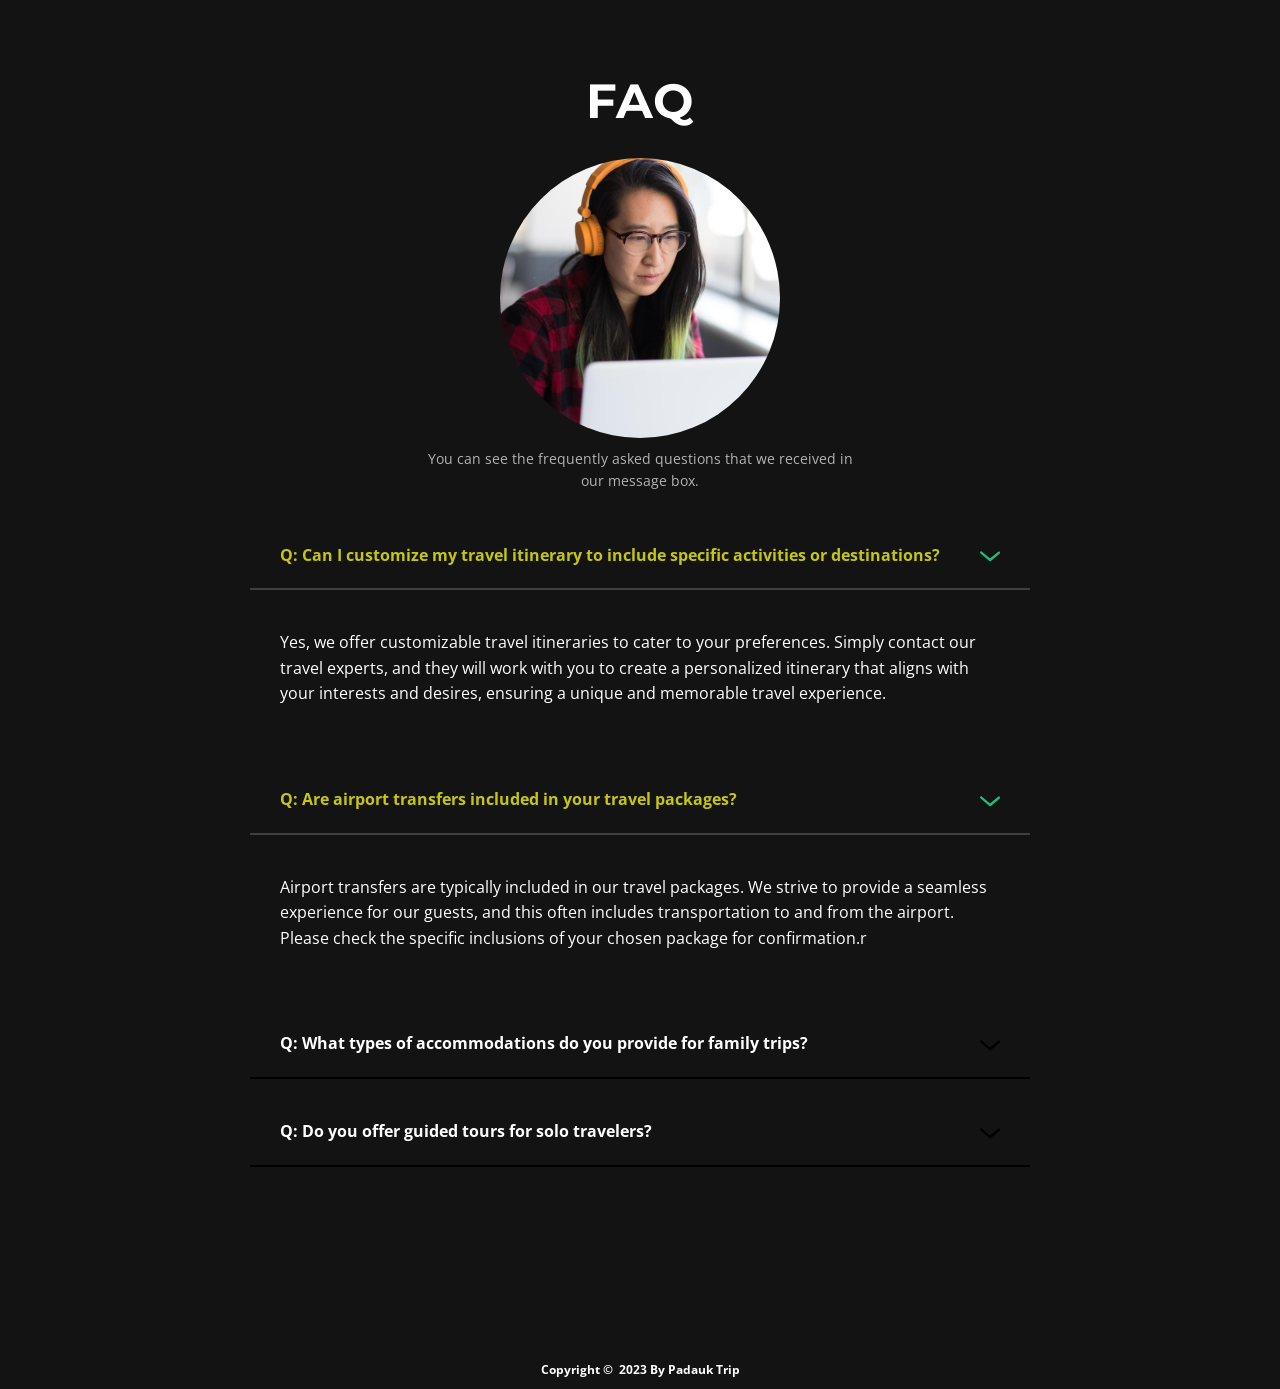
<file: Web_Project/FAQ/index.html>
<!DOCTYPE html>
<html style="font-size: 16px;" lang="en"><head>
    <meta name="viewport" content="width=device-width, initial-scale=1.0">
    <meta charset="utf-8">
    <meta name="keywords" content="faq">
    <meta name="description" content="">
    <title>Padauk Trip FAQ</title>
    <link rel="stylesheet" href="nicepage.css" media="screen">
<link rel="stylesheet" href="Page-9.css" media="screen">
    <script class="u-script" type="text/javascript" src="jquery-1.9.1.min.js" defer=""></script>
    <script class="u-script" type="text/javascript" src="nicepage.js" defer=""></script>
    <meta name="generator" content="Nicepage 5.17.1, nicepage.com">
    <link id="u-theme-google-font" rel="stylesheet" href="https://fonts.googleapis.com/css?family=Roboto:100,100i,300,300i,400,400i,500,500i,700,700i,900,900i|Open+Sans:300,300i,400,400i,500,500i,600,600i,700,700i,800,800i">
    <link id="u-page-google-font" rel="stylesheet" href="https://fonts.googleapis.com/css?family=Montserrat:100,100i,200,200i,300,300i,400,400i,500,500i,600,600i,700,700i,800,800i,900,900i">
    
    
    
    <script type="application/ld+json">{
		"@context": "http://schema.org",
		"@type": "Organization",
		"name": ""
}</script>
    <meta name="theme-color" content="#478ac9">
    <meta property="og:title" content="Page 9">
    <meta property="og:type" content="website">
  <meta data-intl-tel-input-cdn-path="intlTelInput/"></head>
  <body data-home-page="https://website5807374.nicepage.io/Page-9.html?version=df78d027-7f66-4941-b11a-c5db03521ac4" data-home-page-title="Page 9" class="u-body u-xl-mode" data-lang="en">
    <section class="u-align-center u-clearfix u-custom-color-1 u-section-1" id="carousel_eb69">
      <div class="u-clearfix u-sheet u-sheet-1">
        <h2 class="u-custom-font u-font-montserrat u-text u-text-1"  style="user-select: none;">faq</h2>
        <div class="u-image u-image-circle u-image-1" alt="" data-image-width="721" data-image-height="1080"></div>
        <p class="u-text u-text-grey-30 u-text-2"  style="user-select: none;" >You can see the frequently asked questions that we received in our message box.</p>
        <div class="u-accordion u-faq u-spacing-20 u-accordion-1">
          <div class="u-accordion-item">
            <a class="active u-accordion-link u-border-2 u-border-active-grey-75 u-border-black u-border-hover-grey-75 u-border-no-left u-border-no-right u-border-no-top u-button-style u-text-active-custom-color-2 u-text-body-alt-color u-accordion-link-1" id="link-accordion-6327" aria-controls="accordion-6327" aria-selected="true">
              <span class="u-accordion-link-text"  style="user-select: none;">Q: Can I customize my travel itinerary to include specific activities or destinations?</span><span class="u-accordion-link-icon u-icon u-text-active-palette-4-base u-text-black u-icon-1"><svg class="u-svg-link" preserveAspectRatio="xMidYMin slice" viewBox="0 0 16 16"><use xlink:href="#svg-2924"></use></svg><svg class="u-svg-content" viewBox="0 0 16 16" x="0px" y="0px" id="svg-2924"><path d="M8,10.7L1.6,5.3c-0.4-0.4-1-0.4-1.3,0c-0.4,0.4-0.4,0.9,0,1.3l7.2,6.1c0.1,0.1,0.4,0.2,0.6,0.2s0.4-0.1,0.6-0.2l7.1-6
	c0.4-0.4,0.4-0.9,0-1.3c-0.4-0.4-1-0.4-1.3,0L8,10.7z"></path></svg></span>
            </a>
            <div class="u-accordion-active u-accordion-pane u-container-style u-custom-color-1 u-accordion-pane-1" id="accordion-6327" aria-labelledby="link-accordion-6327">
              <div class="u-container-layout u-container-layout-1">
                <div class="fr-view u-clearfix u-rich-text u-text">
                  <p  style="user-select: none;">Yes, we offer customizable travel itineraries to cater to your preferences. Simply contact our travel experts, and they will work with you to create a personalized itinerary that aligns with your interests and desires, ensuring a unique and memorable travel experience.</p>
                </div>
              </div>
            </div>
          </div>
          <div class="u-accordion-item">
                <a class="active u-accordion-link u-border-2 u-border-active-grey-75 u-border-black u-border-hover-grey-75 u-border-no-left u-border-no-right u-border-no-top u-button-style u-text-active-custom-color-2 u-text-body-alt-color u-accordion-link-1" id="link-accordion-6327" aria-controls="accordion-6327" aria-selected="true">
                  <span class="u-accordion-link-text"  style="user-select: none;">Q: Are airport transfers included in your travel packages?</span><span class="u-accordion-link-icon u-icon u-text-active-palette-4-base u-text-black u-icon-1"><svg class="u-svg-link" preserveAspectRatio="xMidYMin slice" viewBox="0 0 16 16"><use xlink:href="#svg-2924"></use></svg><svg class="u-svg-content" viewBox="0 0 16 16" x="0px" y="0px" id="svg-2924"><path d="M8,10.7L1.6,5.3c-0.4-0.4-1-0.4-1.3,0c-0.4,0.4-0.4,0.9,0,1.3l7.2,6.1c0.1,0.1,0.4,0.2,0.6,0.2s0.4-0.1,0.6-0.2l7.1-6
      c0.4-0.4,0.4-0.9,0-1.3c-0.4-0.4-1-0.4-1.3,0L8,10.7z"></path></svg></span>
                </a>
                <div class="u-accordion-active u-accordion-pane u-container-style u-custom-color-1 u-accordion-pane-1" id="accordion-6327" aria-labelledby="link-accordion-6327">
                  <div class="u-container-layout u-container-layout-1">
                    <div class="fr-view u-clearfix u-rich-text u-text">
                      <p  style="user-select: none;">Airport transfers are typically included in our travel packages. We strive to provide a seamless experience for our guests, and this often includes transportation to and from the airport. Please check the specific inclusions of your chosen package for confirmation.r</p>
                    </div>
                  </div>
                </div>
              </div>
              <div class="u-accordion-item">
            <a class="u-accordion-link u-border-2 u-border-active-grey-75 u-border-black u-border-hover-grey-75 u-border-no-left u-border-no-right u-border-no-top u-button-style u-text-active-custom-color-2 u-text-body-alt-color u-accordion-link-2" id="link-accordion-4aab" aria-controls="accordion-4aab" aria-selected="false">
              <span class="u-accordion-link-text"  style="user-select: none;">Q: What types of accommodations do you provide for family trips?</span><span class="u-accordion-link-icon u-icon u-text-active-palette-4-base u-text-black u-icon-2"><svg class="u-svg-link" preserveAspectRatio="xMidYMin slice" viewBox="0 0 16 16"><use xlink:href="#svg-d840"></use></svg><svg class="u-svg-content" viewBox="0 0 16 16" x="0px" y="0px" id="svg-d840"><path d="M8,10.7L1.6,5.3c-0.4-0.4-1-0.4-1.3,0c-0.4,0.4-0.4,0.9,0,1.3l7.2,6.1c0.1,0.1,0.4,0.2,0.6,0.2s0.4-0.1,0.6-0.2l7.1-6
	c0.4-0.4,0.4-0.9,0-1.3c-0.4-0.4-1-0.4-1.3,0L8,10.7z"></path></svg></span>
            </a>
            <div class="u-accordion-pane u-container-style u-custom-color-1 u-accordion-pane-2" id="accordion-4aab" aria-labelledby="link-accordion-4aab">
              <div class="u-container-layout u-container-layout-2">
                <div class="fr-view u-clearfix u-rich-text u-text">
                  <p  style="user-select: none;">We offer a range of family-friendly accommodations, including spacious resorts, family suites, and villas that provide comfort and convenience for your family's needs. We prioritize family-friendly options, ensuring a comfortable and enjoyable stay for you and your loved ones.r</p>
                </div>
              </div>
            </div>
          </div>
          <div class="u-accordion-item">
            <a class="u-accordion-link u-border-2 u-border-active-grey-75 u-border-black u-border-hover-grey-75 u-border-no-left u-border-no-right u-border-no-top u-button-style u-text-active-custom-color-2 u-text-body-alt-color u-accordion-link-3" id="link-accordion-eb1f" aria-controls="accordion-eb1f" aria-selected="false">
              <span class="u-accordion-link-text"  style="user-select: none;">Q: Do you offer guided tours for solo travelers?</span><span class="u-accordion-link-icon u-icon u-text-active-palette-4-base u-text-black u-icon-3"><svg class="u-svg-link" preserveAspectRatio="xMidYMin slice" viewBox="0 0 16 16"><use xlink:href="#svg-92e4"></use></svg><svg class="u-svg-content" viewBox="0 0 16 16" x="0px" y="0px" id="svg-92e4"><path d="M8,10.7L1.6,5.3c-0.4-0.4-1-0.4-1.3,0c-0.4,0.4-0.4,0.9,0,1.3l7.2,6.1c0.1,0.1,0.4,0.2,0.6,0.2s0.4-0.1,0.6-0.2l7.1-6
	c0.4-0.4,0.4-0.9,0-1.3c-0.4-0.4-1-0.4-1.3,0L8,10.7z"></path></svg></span>
            </a>
            <div class="u-accordion-pane u-container-style u-custom-color-1 u-accordion-pane-3" id="accordion-eb1f" aria-labelledby="link-accordion-eb1f">
              <div class="u-container-layout u-container-layout-3">
                <div class="fr-view u-clearfix u-rich-text u-text">
                  <p  style="user-select: none;">Yes, we offer guided tours specifically designed for solo travelers. Our experienced guides will accompany you on your journey, providing valuable insights, ensuring your safety, and facilitating opportunities to meet fellow travelers, making your solo adventure both enriching and enjoyable.</p>
                </div>
              </div>
            </div>
          </div>
        </div>
        <p class="u-align-center u-text u-text-6"  style="user-select: none;">Copyright&nbsp;<b>©&nbsp; 2023 By Padauk Trip</b>
        </p>
      </div>
    </section>
    
  
</body></html>
</file>
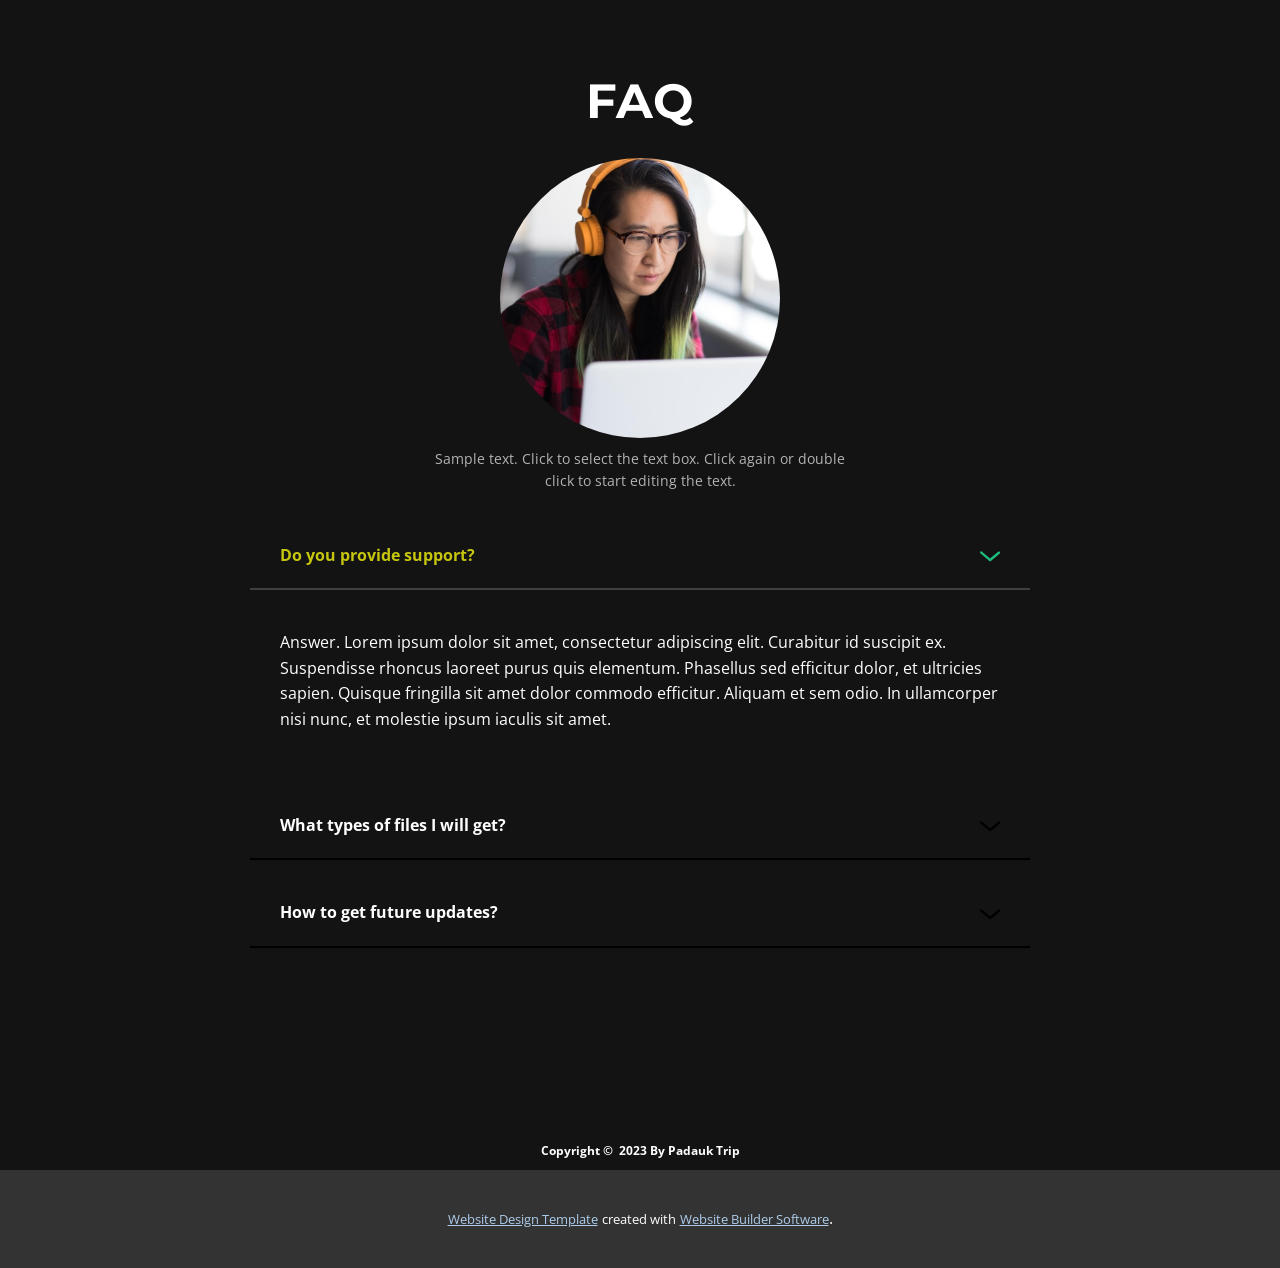
<file: Web_Project/FAQ/Page-9.html>
<!DOCTYPE html>
<html style="font-size: 16px;" lang="en"><head>
    <meta name="viewport" content="width=device-width, initial-scale=1.0">
    <meta charset="utf-8">
    <meta name="keywords" content="faq">
    <meta name="description" content="">
    <title>Page 9</title>
    <link rel="stylesheet" href="nicepage.css" media="screen">
<link rel="stylesheet" href="Page-9.css" media="screen">
    <script class="u-script" type="text/javascript" src="jquery-1.9.1.min.js" defer=""></script>
    <script class="u-script" type="text/javascript" src="nicepage.js" defer=""></script>
    <meta name="generator" content="Nicepage 5.17.1, nicepage.com">
    <link id="u-theme-google-font" rel="stylesheet" href="https://fonts.googleapis.com/css?family=Roboto:100,100i,300,300i,400,400i,500,500i,700,700i,900,900i|Open+Sans:300,300i,400,400i,500,500i,600,600i,700,700i,800,800i">
    <link id="u-page-google-font" rel="stylesheet" href="https://fonts.googleapis.com/css?family=Montserrat:100,100i,200,200i,300,300i,400,400i,500,500i,600,600i,700,700i,800,800i,900,900i">
    
    
    
    <script type="application/ld+json">{
		"@context": "http://schema.org",
		"@type": "Organization",
		"name": ""
}</script>
    <meta name="theme-color" content="#478ac9">
    <meta property="og:title" content="Page 9">
    <meta property="og:type" content="website">
  <meta data-intl-tel-input-cdn-path="intlTelInput/"></head>
  <body class="u-body u-xl-mode" data-lang="en">
    <section class="u-align-center u-clearfix u-custom-color-1 u-section-1" id="carousel_eb69">
      <div class="u-clearfix u-sheet u-sheet-1">
        <h2 class="u-custom-font u-font-montserrat u-text u-text-1">faq</h2>
        <div class="u-image u-image-circle u-image-1" alt="" data-image-width="721" data-image-height="1080"></div>
        <p class="u-text u-text-grey-30 u-text-2">Sample text. Click to select the text box. Click again or double click to start editing the text.</p>
        <div class="u-accordion u-faq u-spacing-20 u-accordion-1">
          <div class="u-accordion-item">
            <a class="active u-accordion-link u-border-2 u-border-active-grey-75 u-border-black u-border-hover-grey-75 u-border-no-left u-border-no-right u-border-no-top u-button-style u-text-active-custom-color-2 u-text-body-alt-color u-accordion-link-1" id="link-accordion-6327" aria-controls="accordion-6327" aria-selected="true">
              <span class="u-accordion-link-text">Do you provide support?</span><span class="u-accordion-link-icon u-icon u-text-active-palette-4-base u-text-black u-icon-1"><svg class="u-svg-link" preserveAspectRatio="xMidYMin slice" viewBox="0 0 16 16"><use xlink:href="#svg-2924"></use></svg><svg class="u-svg-content" viewBox="0 0 16 16" x="0px" y="0px" id="svg-2924"><path d="M8,10.7L1.6,5.3c-0.4-0.4-1-0.4-1.3,0c-0.4,0.4-0.4,0.9,0,1.3l7.2,6.1c0.1,0.1,0.4,0.2,0.6,0.2s0.4-0.1,0.6-0.2l7.1-6
	c0.4-0.4,0.4-0.9,0-1.3c-0.4-0.4-1-0.4-1.3,0L8,10.7z"></path></svg></span>
            </a>
            <div class="u-accordion-active u-accordion-pane u-container-style u-custom-color-1 u-accordion-pane-1" id="accordion-6327" aria-labelledby="link-accordion-6327">
              <div class="u-container-layout u-container-layout-1">
                <div class="fr-view u-clearfix u-rich-text u-text">
                  <p>Answer. Lorem ipsum dolor sit amet, consectetur adipiscing elit. Curabitur id suscipit ex. Suspendisse rhoncus laoreet purus quis elementum. Phasellus sed efficitur dolor, et ultricies sapien. Quisque fringilla sit amet dolor commodo efficitur. Aliquam et sem odio. In ullamcorper nisi nunc, et molestie ipsum iaculis sit amet.</p>
                </div>
              </div>
            </div>
          </div>
          <div class="u-accordion-item">
            <a class="u-accordion-link u-border-2 u-border-active-grey-75 u-border-black u-border-hover-grey-75 u-border-no-left u-border-no-right u-border-no-top u-button-style u-text-active-custom-color-2 u-text-body-alt-color u-accordion-link-2" id="link-accordion-4aab" aria-controls="accordion-4aab" aria-selected="false">
              <span class="u-accordion-link-text">What types of files I will get?</span><span class="u-accordion-link-icon u-icon u-text-active-palette-4-base u-text-black u-icon-2"><svg class="u-svg-link" preserveAspectRatio="xMidYMin slice" viewBox="0 0 16 16"><use xlink:href="#svg-d840"></use></svg><svg class="u-svg-content" viewBox="0 0 16 16" x="0px" y="0px" id="svg-d840"><path d="M8,10.7L1.6,5.3c-0.4-0.4-1-0.4-1.3,0c-0.4,0.4-0.4,0.9,0,1.3l7.2,6.1c0.1,0.1,0.4,0.2,0.6,0.2s0.4-0.1,0.6-0.2l7.1-6
	c0.4-0.4,0.4-0.9,0-1.3c-0.4-0.4-1-0.4-1.3,0L8,10.7z"></path></svg></span>
            </a>
            <div class="u-accordion-pane u-container-style u-custom-color-1 u-accordion-pane-2" id="accordion-4aab" aria-labelledby="link-accordion-4aab">
              <div class="u-container-layout u-container-layout-2">
                <div class="fr-view u-clearfix u-rich-text u-text">
                  <p>Answer. Lorem ipsum dolor sit amet, consectetur adipiscing elit. Curabitur id suscipit ex. Suspendisse rhoncus laoreet purus quis elementum. Phasellus sed efficitur dolor, et ultricies sapien. Quisque fringilla sit amet dolor commodo efficitur. Aliquam et sem odio. In ullamcorper nisi nunc, et molestie ipsum iaculis sit amet.</p>
                </div>
              </div>
            </div>
          </div>
          <div class="u-accordion-item">
            <a class="u-accordion-link u-border-2 u-border-active-grey-75 u-border-black u-border-hover-grey-75 u-border-no-left u-border-no-right u-border-no-top u-button-style u-text-active-custom-color-2 u-text-body-alt-color u-accordion-link-3" id="link-accordion-eb1f" aria-controls="accordion-eb1f" aria-selected="false">
              <span class="u-accordion-link-text">How to get future updates?</span><span class="u-accordion-link-icon u-icon u-text-active-palette-4-base u-text-black u-icon-3"><svg class="u-svg-link" preserveAspectRatio="xMidYMin slice" viewBox="0 0 16 16"><use xlink:href="#svg-92e4"></use></svg><svg class="u-svg-content" viewBox="0 0 16 16" x="0px" y="0px" id="svg-92e4"><path d="M8,10.7L1.6,5.3c-0.4-0.4-1-0.4-1.3,0c-0.4,0.4-0.4,0.9,0,1.3l7.2,6.1c0.1,0.1,0.4,0.2,0.6,0.2s0.4-0.1,0.6-0.2l7.1-6
	c0.4-0.4,0.4-0.9,0-1.3c-0.4-0.4-1-0.4-1.3,0L8,10.7z"></path></svg></span>
            </a>
            <div class="u-accordion-pane u-container-style u-custom-color-1 u-accordion-pane-3" id="accordion-eb1f" aria-labelledby="link-accordion-eb1f">
              <div class="u-container-layout u-container-layout-3">
                <div class="fr-view u-clearfix u-rich-text u-text">
                  <p>Answer. Lorem ipsum dolor sit amet, consectetur adipiscing elit. Curabitur id suscipit ex. Suspendisse rhoncus laoreet purus quis elementum. Phasellus sed efficitur dolor, et ultricies sapien. Quisque fringilla sit amet dolor commodo efficitur. Aliquam et sem odio. In ullamcorper nisi nunc, et molestie ipsum iaculis sit amet.</p>
                </div>
              </div>
            </div>
          </div>
        </div>
        <p class="u-align-center u-text u-text-6">Copyright&nbsp;<b>©&nbsp; 2023 By Padauk Trip</b>
        </p>
      </div>
    </section>
    
    
    
    
    <section class="u-backlink u-clearfix u-grey-80">
      <a class="u-link" href="https://nicepage.com/website-design" target="_blank">
        <span>Website Design Template</span>
      </a>
      <p class="u-text">
        <span>created with</span>
      </p>
      <a class="u-link" href="" target="_blank">
        <span>Website Builder Software</span>
      </a>. 
    </section>
  
</body></html>
</file>
